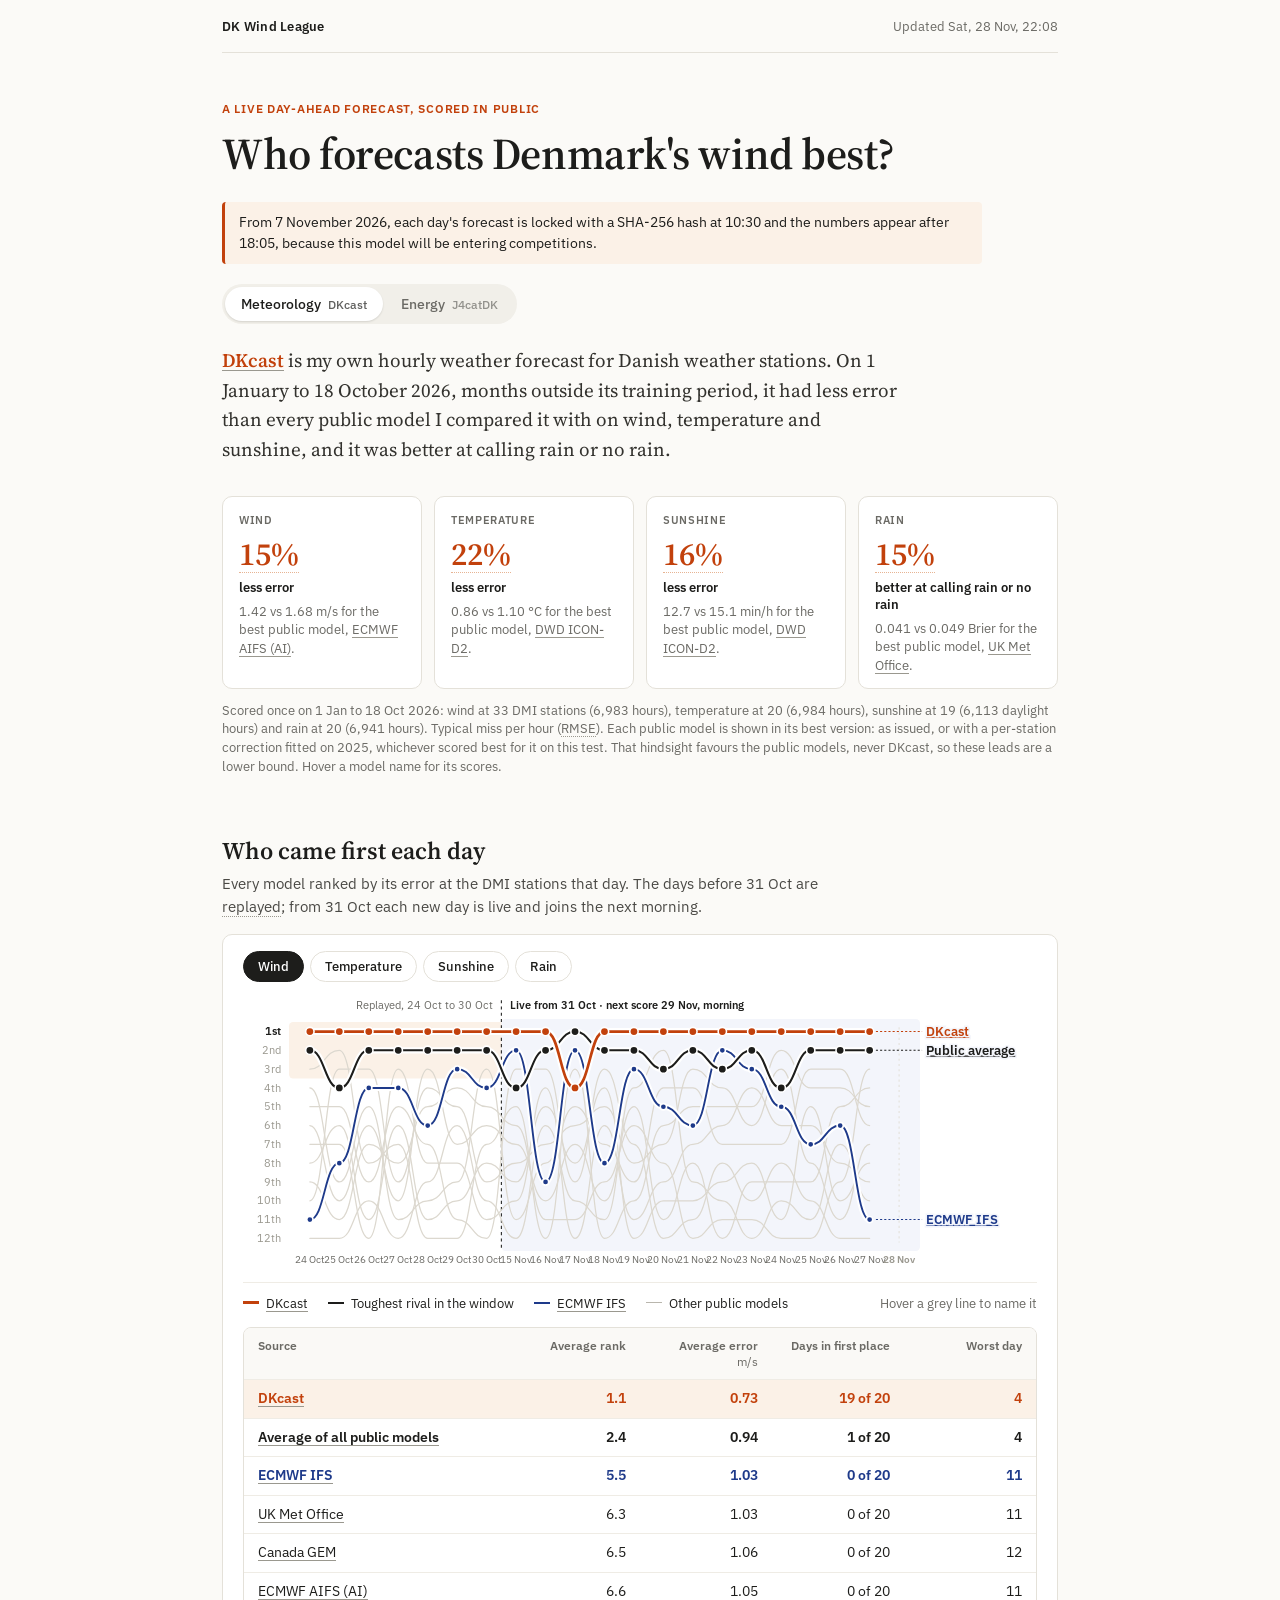
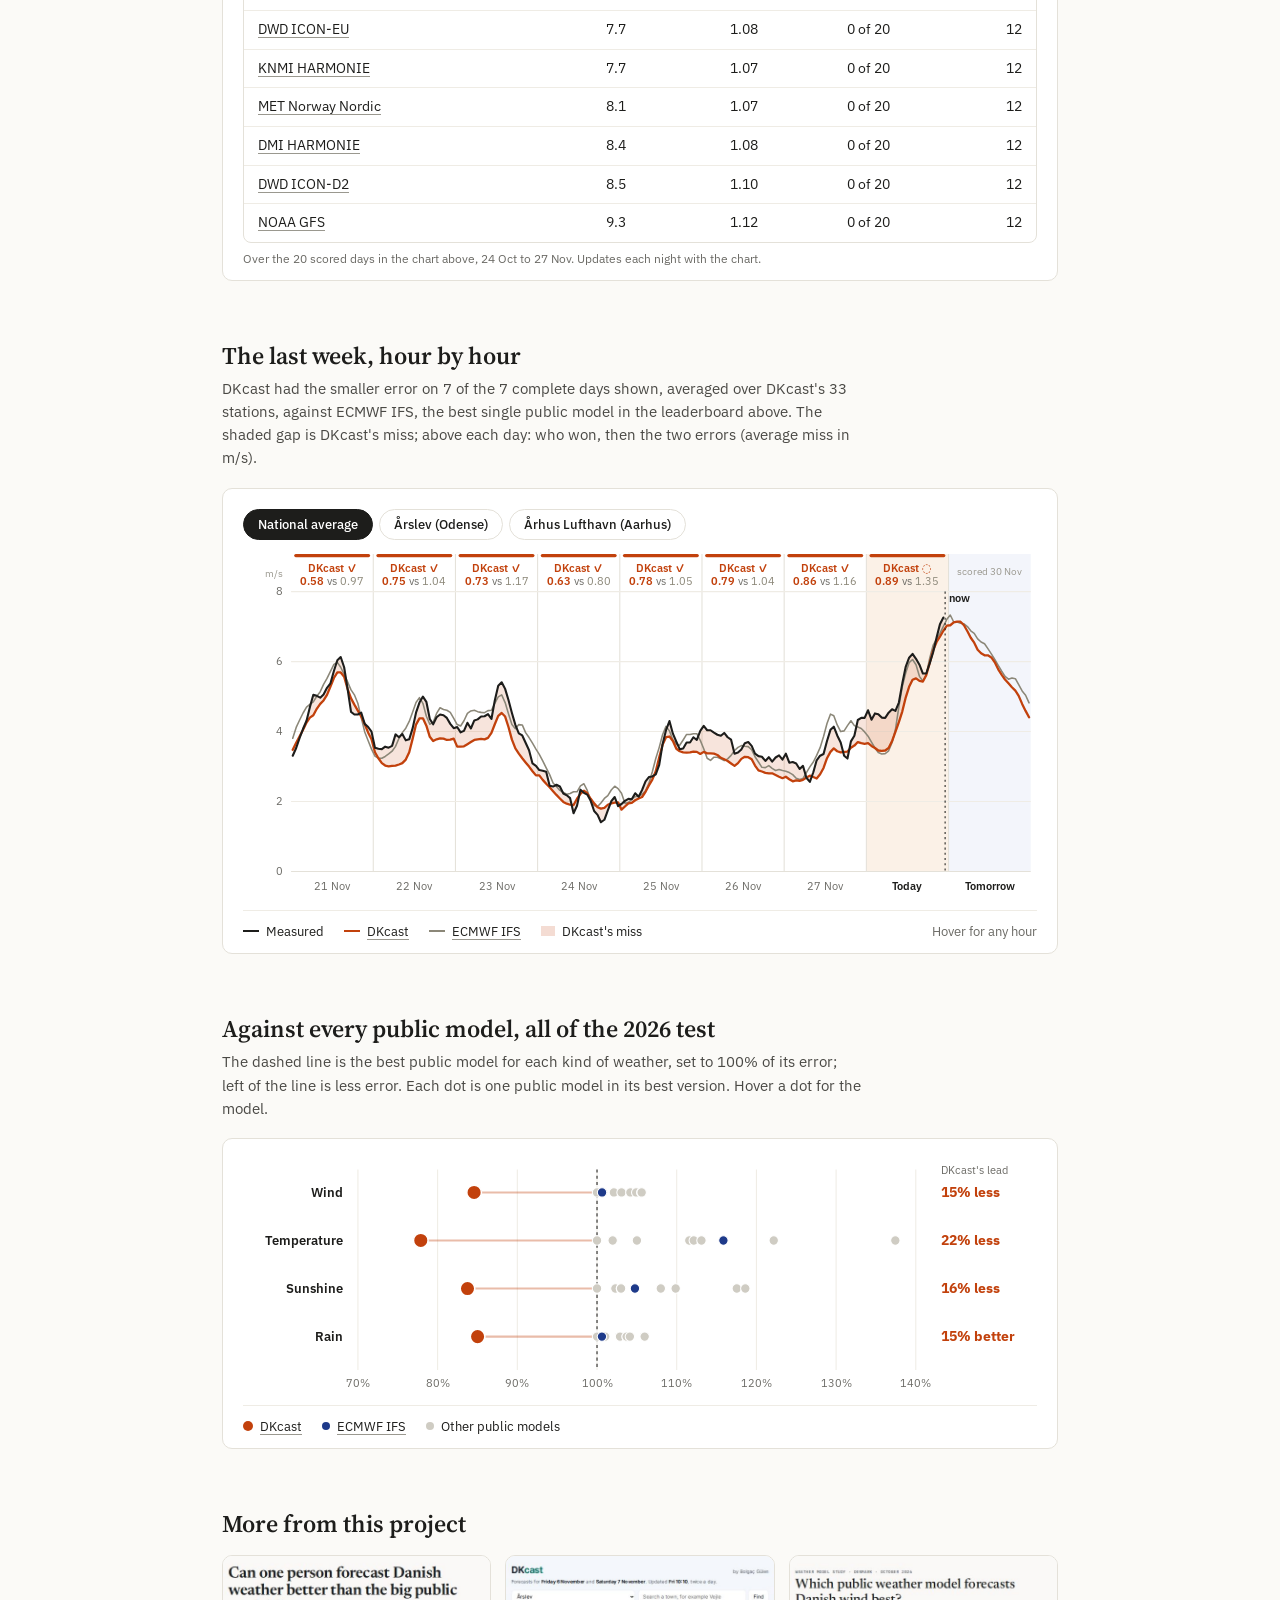
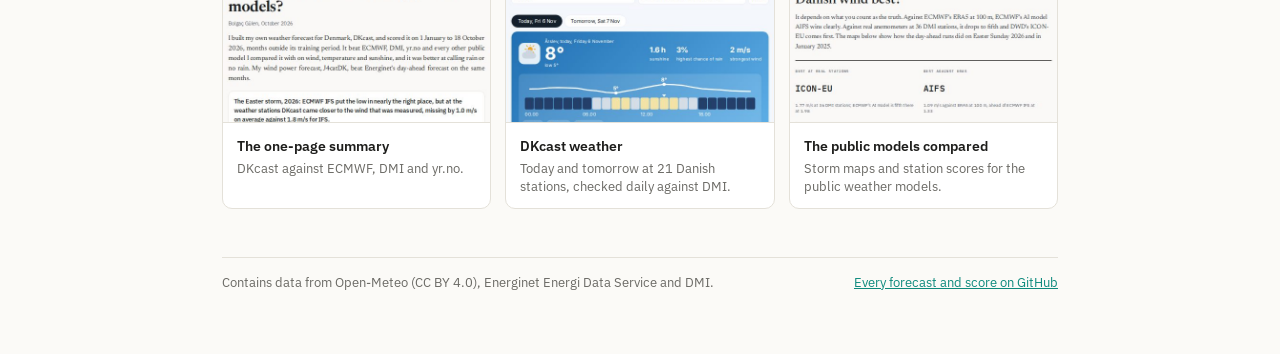
<file: docs/index.html>
<!doctype html>
<html lang="en">
<head>
<meta charset="utf-8">
<meta name="viewport" content="width=device-width, initial-scale=1">
<title>Who forecasts Denmark's wind best? · DK Wind League</title>
<meta name="description" content="A daily day-ahead forecast of Denmark's wind power, locked with a hash before the market closes and scored every day against Energinet and the public weather models.">
<link rel="preconnect" href="https://fonts.googleapis.com">
<link rel="preconnect" href="https://fonts.gstatic.com" crossorigin>
<link rel="stylesheet" href="https://fonts.googleapis.com/css2?family=IBM+Plex+Sans:wght@400;500;600;700&family=Source+Serif+4:wght@400;600&display=swap">
<style>
:root{--ink:#1d1d1b;--mute:#6b6a65;--faint:#9a988f;--rule:#e4e1d9;--grid:#efece5;--page:#fbfaf7;--card:#fff;
  --ours:#c2410c;--tint:#fbf1e7;--tint2:#fdf6ef;--en:#0e8a7d;--ifs:#1e3a8a;--live:#f3f5fb;--body:#33322e;--intro:#4a4945;
  --serif:'Source Serif 4',Georgia,serif;--sans:'IBM Plex Sans',system-ui,sans-serif}
*{box-sizing:border-box}
body{margin:0;background:var(--page);color:var(--ink);font-family:var(--sans);font-variant-numeric:tabular-nums}
a{color:var(--en)}a:hover{color:var(--ours)}
.wrap{max-width:900px;margin:0 auto;padding:0 32px 64px}
.top{display:flex;justify-content:space-between;align-items:center;gap:16px;padding:18px 0;border-bottom:1px solid var(--rule);font-size:12.5px;color:var(--mute)}
.top b{font-weight:600;letter-spacing:.02em;color:var(--ink)}
.locknote{font-size:14px;line-height:1.5;color:var(--ink);background:var(--tint);border-left:3px solid var(--ours);border-radius:4px;padding:10px 14px;margin:0 0 20px;max-width:760px}
code{font-size:.92em;overflow-wrap:anywhere}
.eyebrow{font-size:12px;font-weight:600;color:var(--ours);letter-spacing:.06em;text-transform:uppercase;margin:48px 0 14px}
h1{font:600 44px/1.1 var(--serif);margin:0 0 24px;letter-spacing:-.01em;text-wrap:balance}
.tabs{display:inline-flex;gap:2px;padding:3px;background:#f1efe9;border-radius:999px}
.tabs button{display:flex;align-items:baseline;gap:7px;white-space:nowrap;border:0;border-radius:999px;padding:8px 16px;cursor:pointer;font:500 13.5px var(--sans);background:transparent;color:var(--mute)}
.tabs button span+span{font-size:12px;opacity:.7}
.tabs button[aria-pressed=true]{background:#fff;color:var(--ink);box-shadow:0 1px 2px rgba(0,0,0,.12)}
.lede{font:400 19px/1.55 var(--serif);margin:22px 0 0;max-width:680px;color:var(--body);text-wrap:pretty}
[data-tip]{cursor:help;border-bottom:1px dotted var(--faint)}
[data-model]{cursor:help;text-decoration:underline;text-decoration-color:var(--faint);text-underline-offset:3px}
svg text[data-model]{text-decoration:underline}
.term-ours{color:var(--ours);font-weight:600;border-bottom-color:var(--ours)}
.kpis{display:grid;grid-template-columns:repeat(4,minmax(0,1fr));gap:12px;margin-top:32px}
.kpi{background:#fff;border:1px solid var(--rule);border-radius:10px;padding:16px 16px 14px;display:flex;flex-direction:column}
.kpi-l{font-size:11px;font-weight:600;letter-spacing:.06em;color:var(--mute);text-transform:uppercase}
.kpi-n{font:600 32px/1.1 var(--serif);margin-top:10px;align-self:flex-start;border-bottom-color:#b9b6ad}
.kpi-n.ours{color:var(--ours);border-bottom-color:#e7b493}
.kpi-w{font-size:13px;font-weight:600;margin-top:6px}
.kpi-x{font-size:12.5px;line-height:1.45;color:var(--mute);margin-top:6px}
.note{font-size:12.5px;line-height:1.5;color:var(--mute);margin:12px 0 0}
h2{font:600 24px/1.25 var(--serif);margin:60px 0 6px}
.intro{font-size:15px;line-height:1.55;color:var(--intro);margin:0 0 18px;max-width:640px}
.card{background:#fff;border:1px solid var(--rule);border-radius:10px;padding:20px 20px 14px}
.legend{display:flex;flex-wrap:wrap;gap:6px 20px;font-size:12.5px;margin-top:12px;padding-top:12px;border-top:1px solid var(--grid)}
.legend>span{display:flex;align-items:center;gap:7px}
.legend .hint{margin-left:auto;color:var(--mute)}
.sw{display:inline-block;width:16px}
.pills{display:flex;flex-wrap:wrap;gap:6px;margin-bottom:14px}
.pills button{white-space:nowrap;font:500 13px var(--sans);padding:6px 14px;border-radius:999px;border:1px solid var(--rule);background:#fff;color:var(--ink);cursor:pointer}
.pills button[aria-pressed=true]{border-color:var(--ink);background:var(--ink);color:#fff}
.pipe{display:grid;grid-template-columns:repeat(4,minmax(0,1fr));position:relative}
.pipe .rail{position:absolute;left:8px;right:8px;top:7px;height:2px;background:var(--rule)}
.pipe .done-rail{position:absolute;left:8px;top:7px;height:2px;background:var(--ours)}
.step{position:relative;padding-right:12px}
.dot{width:16px;height:16px;border-radius:50%;background:#fff;border:2px solid var(--faint)}
.dot.done{background:var(--ours);border-color:var(--ours)}.dot.next{border-color:var(--ink)}
.step-t{font-size:11.5px;font-weight:600;color:var(--mute);margin-top:12px}
.step-t.done{color:var(--ours)}.step-t.next{color:var(--ink)}
.step-h{font-weight:600;font-size:14px;margin-top:4px}
.step-s{font-size:12.5px;color:var(--mute);margin-top:2px}
.today{display:flex;flex-wrap:wrap;gap:6px 18px;align-items:center;margin-top:20px;padding-top:14px;border-top:1px solid var(--grid);font-size:13px;color:var(--intro)}
.score{background:#fff;border:1px solid var(--rule);border-radius:10px;margin-top:14px;font-size:14px}
.score .r{display:grid;grid-template-columns:minmax(0,2.2fr) repeat(3,minmax(0,1fr));border-bottom:1px solid var(--grid)}
.score .r:last-child{border-bottom:0}
.score .r.h{font-size:12px;color:var(--mute);border-bottom-color:var(--rule)}
.score .r>div{padding:12px 18px}
.score .num{text-align:right}
.score .me{background:var(--tint2);color:var(--ours)}
.score .b{font-weight:700}
.score .sub{font-size:12px;color:var(--mute)}
.score .lab{font-weight:600;display:inline}
.scoring{display:grid;grid-template-columns:repeat(2,minmax(0,1fr));gap:28px;font-size:14px;line-height:1.6;color:var(--body)}
.scoring p{margin:0;text-wrap:pretty}
.more{display:grid;grid-template-columns:repeat(3,minmax(0,1fr));gap:14px}
.more a{display:block;text-decoration:none;color:inherit;background:#fff;border:1px solid var(--rule);border-radius:10px;overflow:hidden}
.more a:hover{border-color:#cfccc3;color:inherit}
.more img{width:100%;aspect-ratio:16/10;object-fit:cover;object-position:top;display:block;border-bottom:1px solid var(--rule)}
.more div{padding:12px 14px}.more b{font-weight:600;font-size:14px}
.more p{font-size:12.5px;color:var(--mute);margin:4px 0 0;line-height:1.45}
footer{margin-top:48px;padding-top:16px;border-top:1px solid var(--rule);font-size:12.5px;color:var(--mute);display:flex;justify-content:space-between;gap:16px;flex-wrap:wrap}
.chart{overflow-x:auto;-webkit-overflow-scrolling:touch}
[hidden]{display:none!important}
@media (max-width:760px){
  .wrap{padding:0 16px 48px}
  h1{font-size:34px}
  .kpis{grid-template-columns:repeat(2,minmax(0,1fr))}
  .scoring,.more{grid-template-columns:1fr}
  .chart>svg{min-width:640px}
  .score{overflow-x:auto}.score .r{min-width:520px}
  .legend .hint{margin-left:0}
  .pipe{grid-template-columns:repeat(2,minmax(0,1fr));row-gap:22px}
  .pipe .rail,.pipe .done-rail{display:none}
}
@media (max-width:400px){.tabs button{padding:8px 11px}.tabs button span+span{display:none}}
</style>
</head>
<body>
<div class="wrap">
  <div class="top"><b>DK Wind League</b><span id="updated"></span></div>
  <div class="eyebrow">A live day-ahead forecast, scored in public</div>
  <h1>Who forecasts Denmark's wind best?</h1>
  <p class="locknote">From 7 November 2026, each day's forecast is locked with a SHA-256 hash at 10:30 and the numbers appear after <span id="lockt">12:05</span>, because this model will be entering competitions.</p>
  <div class="tabs" role="group" aria-label="View">
    <button data-mode="weather" aria-pressed="true"><span>Meteorology</span><span>DKcast</span></button>
    <button data-mode="energy" aria-pressed="false"><span>Energy</span><span>J4catDK</span></button>
  </div>
  <div id="pane-weather"></div>
  <div id="pane-energy" hidden></div>

  <h2 style="margin-bottom:16px">More from this project</h2>
  <div class="more">
    <a href="https://bolgacg.github.io/dk-forecast/"><img src="data_alt/thumb-forecast.jpg" alt="" loading="lazy"><div><b>The one-page summary</b><p>DKcast against ECMWF, DMI and yr.no.</p></div></a>
    <a href="https://bolgacg.github.io/dkcast/"><img src="data_alt/thumb-dkcast.jpg" alt="" loading="lazy"><div><b>DKcast weather</b><p>Today and tomorrow at 21 Danish stations, checked daily against DMI.</p></div></a>
    <a href="https://bolgacg.github.io/dk-wind-blend/"><img src="data_alt/thumb-study.jpg" alt="" loading="lazy"><div><b>The public models compared</b><p>Storm maps and station scores for the public weather models.</p></div></a>
  </div>
  <footer><span>Contains data from Open-Meteo (CC BY 4.0), Energinet Energi Data Service and DMI.</span><a href="https://github.com/bolgacg/dk-wind-live">Every forecast and score on GitHub</a></footer>
</div>
<script src="wl.js"></script>
</body>
</html>
</file>
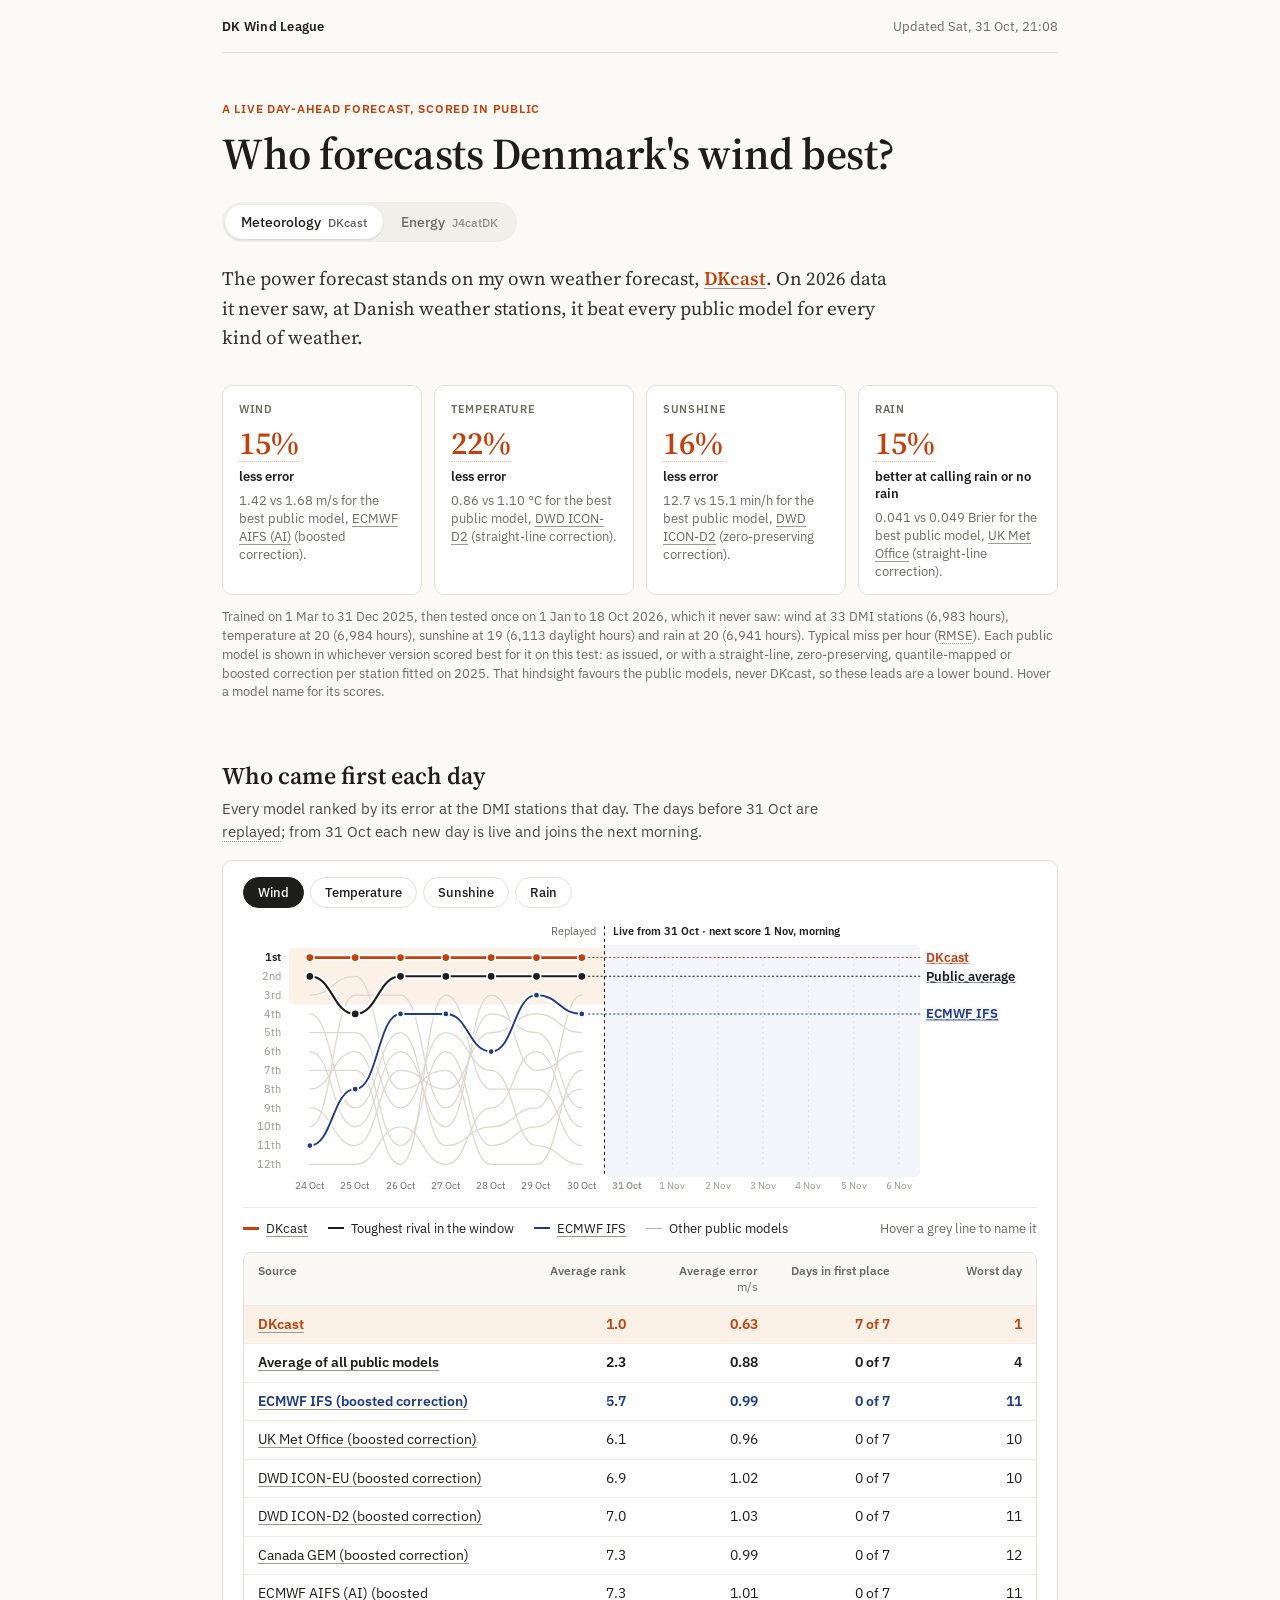
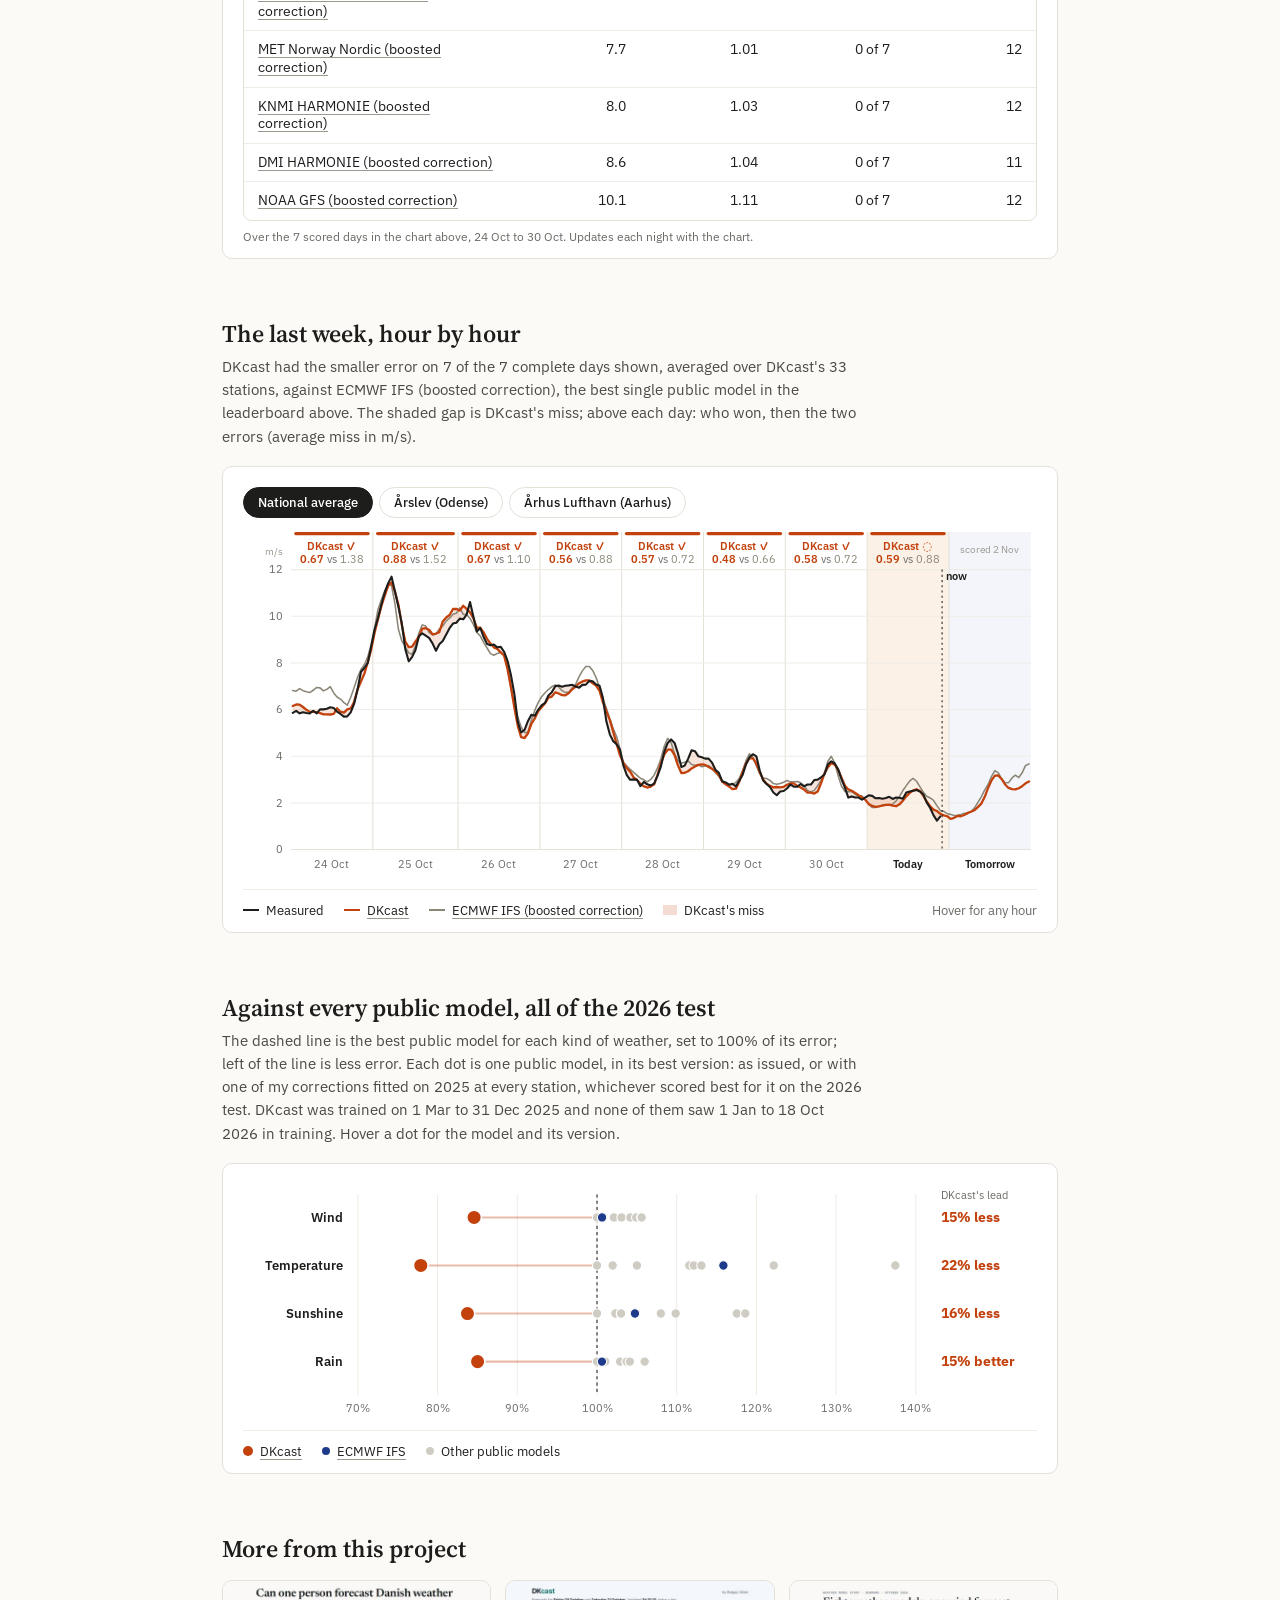
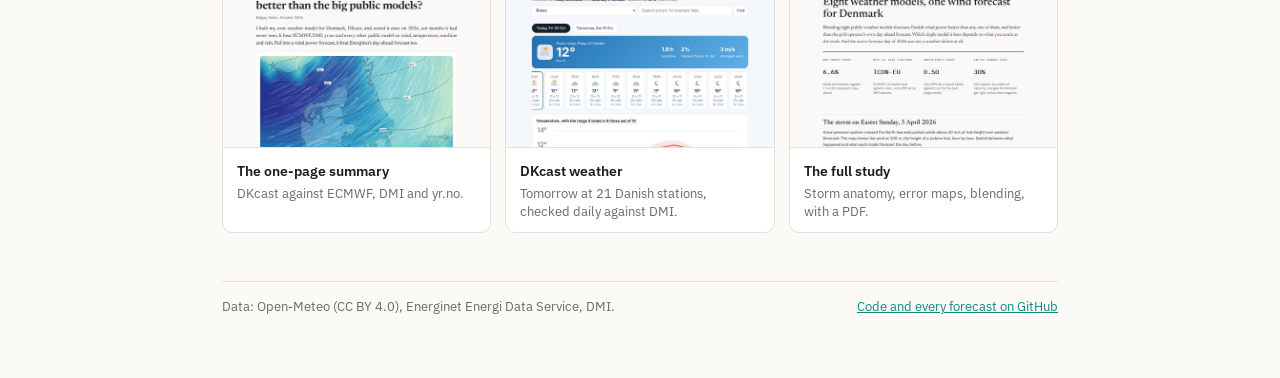
<file: site/index.html>
<!doctype html>
<html lang="en">
<head>
<meta charset="utf-8">
<meta name="viewport" content="width=device-width, initial-scale=1">
<title>Who forecasts Denmark's wind best? · DK Wind League</title>
<meta name="description" content="A live day-ahead forecast of Denmark's wind power, scored every day against Energinet and nine forecasts built from public weather models.">
<link rel="preconnect" href="https://fonts.googleapis.com">
<link rel="preconnect" href="https://fonts.gstatic.com" crossorigin>
<link rel="stylesheet" href="https://fonts.googleapis.com/css2?family=IBM+Plex+Sans:wght@400;500;600;700&family=Source+Serif+4:wght@400;600&display=swap">
<style>
:root{--ink:#1d1d1b;--mute:#6b6a65;--faint:#9a988f;--rule:#e4e1d9;--grid:#efece5;--page:#fbfaf7;--card:#fff;
  --ours:#c2410c;--tint:#fbf1e7;--tint2:#fdf6ef;--en:#0e8a7d;--ifs:#1e3a8a;--live:#f3f5fb;--body:#33322e;--intro:#4a4945;
  --serif:'Source Serif 4',Georgia,serif;--sans:'IBM Plex Sans',system-ui,sans-serif}
*{box-sizing:border-box}
body{margin:0;background:var(--page);color:var(--ink);font-family:var(--sans);font-variant-numeric:tabular-nums}
a{color:var(--en)}a:hover{color:var(--ours)}
.wrap{max-width:900px;margin:0 auto;padding:0 32px 64px}
.top{display:flex;justify-content:space-between;align-items:center;gap:16px;padding:18px 0;border-bottom:1px solid var(--rule);font-size:12.5px;color:var(--mute)}
.top b{font-weight:600;letter-spacing:.02em;color:var(--ink)}
.eyebrow{font-size:12px;font-weight:600;color:var(--ours);letter-spacing:.06em;text-transform:uppercase;margin:48px 0 14px}
h1{font:600 44px/1.1 var(--serif);margin:0 0 24px;letter-spacing:-.01em;text-wrap:balance}
.tabs{display:inline-flex;gap:2px;padding:3px;background:#f1efe9;border-radius:999px}
.tabs button{display:flex;align-items:baseline;gap:7px;white-space:nowrap;border:0;border-radius:999px;padding:8px 16px;cursor:pointer;font:500 13.5px var(--sans);background:transparent;color:var(--mute)}
.tabs button span+span{font-size:12px;opacity:.7}
.tabs button[aria-pressed=true]{background:#fff;color:var(--ink);box-shadow:0 1px 2px rgba(0,0,0,.12)}
.lede{font:400 19px/1.55 var(--serif);margin:22px 0 0;max-width:680px;color:var(--body);text-wrap:pretty}
[data-tip]{cursor:help;border-bottom:1px dotted var(--faint)}
[data-model]{cursor:help;text-decoration:underline;text-decoration-color:var(--faint);text-underline-offset:3px}
svg text[data-model]{text-decoration:underline}
.term-ours{color:var(--ours);font-weight:600;border-bottom-color:var(--ours)}
.kpis{display:grid;grid-template-columns:repeat(4,minmax(0,1fr));gap:12px;margin-top:32px}
.kpi{background:#fff;border:1px solid var(--rule);border-radius:10px;padding:16px 16px 14px;display:flex;flex-direction:column}
.kpi-l{font-size:11px;font-weight:600;letter-spacing:.06em;color:var(--mute);text-transform:uppercase}
.kpi-n{font:600 32px/1.1 var(--serif);margin-top:10px;align-self:flex-start;border-bottom-color:#b9b6ad}
.kpi-n.ours{color:var(--ours);border-bottom-color:#e7b493}
.kpi-w{font-size:13px;font-weight:600;margin-top:6px}
.kpi-x{font-size:12.5px;line-height:1.45;color:var(--mute);margin-top:6px}
.note{font-size:12.5px;line-height:1.5;color:var(--mute);margin:12px 0 0}
h2{font:600 24px/1.25 var(--serif);margin:60px 0 6px}
.intro{font-size:15px;line-height:1.55;color:var(--intro);margin:0 0 18px;max-width:640px}
.card{background:#fff;border:1px solid var(--rule);border-radius:10px;padding:20px 20px 14px}
.legend{display:flex;flex-wrap:wrap;gap:6px 20px;font-size:12.5px;margin-top:12px;padding-top:12px;border-top:1px solid var(--grid)}
.legend>span{display:flex;align-items:center;gap:7px}
.legend .hint{margin-left:auto;color:var(--mute)}
.sw{display:inline-block;width:16px}
.pills{display:flex;flex-wrap:wrap;gap:6px;margin-bottom:14px}
.pills button{white-space:nowrap;font:500 13px var(--sans);padding:6px 14px;border-radius:999px;border:1px solid var(--rule);background:#fff;color:var(--ink);cursor:pointer}
.pills button[aria-pressed=true]{border-color:var(--ink);background:var(--ink);color:#fff}
.pipe{display:grid;grid-template-columns:repeat(4,minmax(0,1fr));position:relative}
.pipe .rail{position:absolute;left:8px;right:8px;top:7px;height:2px;background:var(--rule)}
.pipe .done-rail{position:absolute;left:8px;top:7px;height:2px;background:var(--ours)}
.step{position:relative;padding-right:12px}
.dot{width:16px;height:16px;border-radius:50%;background:#fff;border:2px solid var(--faint)}
.dot.done{background:var(--ours);border-color:var(--ours)}.dot.next{border-color:var(--ink)}
.step-t{font-size:11.5px;font-weight:600;color:var(--mute);margin-top:12px}
.step-t.done{color:var(--ours)}.step-t.next{color:var(--ink)}
.step-h{font-weight:600;font-size:14px;margin-top:4px}
.step-s{font-size:12.5px;color:var(--mute);margin-top:2px}
.today{display:flex;flex-wrap:wrap;gap:6px 18px;align-items:center;margin-top:20px;padding-top:14px;border-top:1px solid var(--grid);font-size:13px;color:var(--intro)}
.score{background:#fff;border:1px solid var(--rule);border-radius:10px;margin-top:14px;font-size:14px}
.score .r{display:grid;grid-template-columns:minmax(0,2.2fr) repeat(3,minmax(0,1fr));border-bottom:1px solid var(--grid)}
.score .r:last-child{border-bottom:0}
.score .r.h{font-size:12px;color:var(--mute);border-bottom-color:var(--rule)}
.score .r>div{padding:12px 18px}
.score .num{text-align:right}
.score .me{background:var(--tint2);color:var(--ours)}
.score .b{font-weight:700}
.score .sub{font-size:12px;color:var(--mute)}
.score .lab{font-weight:600;display:inline}
.method{display:grid;grid-template-columns:repeat(2,minmax(0,1fr));gap:28px;font-size:14px;line-height:1.6;color:var(--body)}
.method p{margin:0;text-wrap:pretty}
.more{display:grid;grid-template-columns:repeat(3,minmax(0,1fr));gap:14px}
.more a{display:block;text-decoration:none;color:inherit;background:#fff;border:1px solid var(--rule);border-radius:10px;overflow:hidden}
.more a:hover{border-color:#cfccc3;color:inherit}
.more img{width:100%;aspect-ratio:16/10;object-fit:cover;object-position:top;display:block;border-bottom:1px solid var(--rule)}
.more div{padding:12px 14px}.more b{font-weight:600;font-size:14px}
.more p{font-size:12.5px;color:var(--mute);margin:4px 0 0;line-height:1.45}
footer{margin-top:48px;padding-top:16px;border-top:1px solid var(--rule);font-size:12.5px;color:var(--mute);display:flex;justify-content:space-between;gap:16px;flex-wrap:wrap}
.chart{overflow-x:auto;-webkit-overflow-scrolling:touch}
[hidden]{display:none!important}
@media (max-width:760px){
  .wrap{padding:0 16px 48px}
  h1{font-size:34px}
  .kpis{grid-template-columns:repeat(2,minmax(0,1fr))}
  .method,.more{grid-template-columns:1fr}
  .chart>svg{min-width:640px}
  .score{overflow-x:auto}.score .r{min-width:520px}
  .legend .hint{margin-left:0}
  .pipe{grid-template-columns:repeat(2,minmax(0,1fr));row-gap:22px}
  .pipe .rail,.pipe .done-rail{display:none}
}
@media (max-width:400px){.tabs button{padding:8px 11px}.tabs button span+span{display:none}}
</style>
</head>
<body>
<div class="wrap">
  <div class="top"><b>DK Wind League</b><span id="updated"></span></div>
  <div class="eyebrow">A live day-ahead forecast, scored in public</div>
  <h1>Who forecasts Denmark's wind best?</h1>
  <div class="tabs" role="group" aria-label="View">
    <button data-mode="weather" aria-pressed="true"><span>Meteorology</span><span>DKcast</span></button>
    <button data-mode="energy" aria-pressed="false"><span>Energy</span><span>J4catDK</span></button>
  </div>
  <div id="pane-weather"></div>
  <div id="pane-energy" hidden></div>

  <h2 style="margin-bottom:16px">More from this project</h2>
  <div class="more">
    <a href="https://bolgacg.github.io/dk-forecast/"><img src="data_alt/thumb-forecast.jpg" alt="" loading="lazy"><div><b>The one-page summary</b><p>DKcast against ECMWF, DMI and yr.no.</p></div></a>
    <a href="https://bolgacg.github.io/dkcast/"><img src="data_alt/thumb-dkcast.jpg" alt="" loading="lazy"><div><b>DKcast weather</b><p>Tomorrow at 21 Danish stations, checked daily against DMI.</p></div></a>
    <a href="https://bolgacg.github.io/dk-wind-blend/"><img src="data_alt/thumb-study.jpg" alt="" loading="lazy"><div><b>The full study</b><p>Storm anatomy, error maps, blending, with a PDF.</p></div></a>
  </div>
  <footer><span>Data: Open-Meteo (CC BY 4.0), Energinet Energi Data Service, DMI.</span><a href="https://github.com/bolgacg/dk-wind-live">Code and every forecast on GitHub</a></footer>
</div>
<script src="wl.js"></script>
</body>
</html>
</file>
